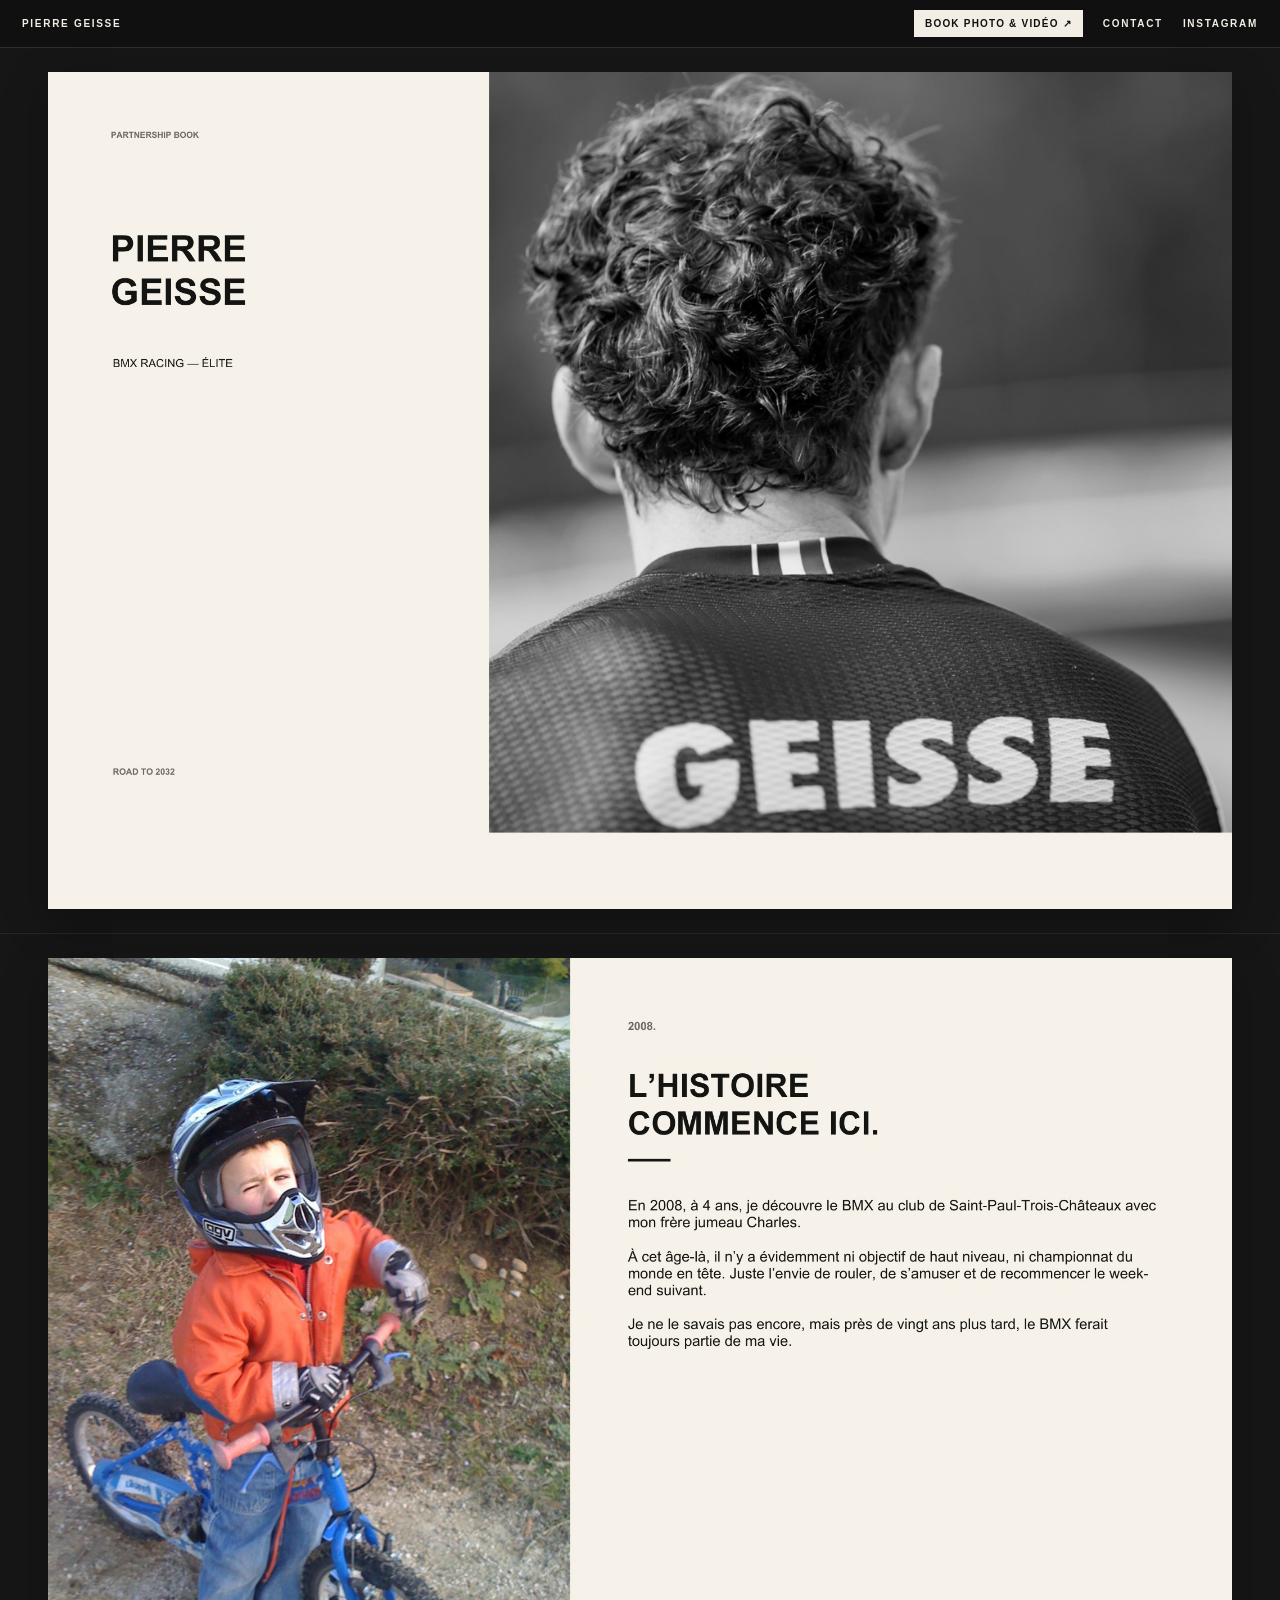
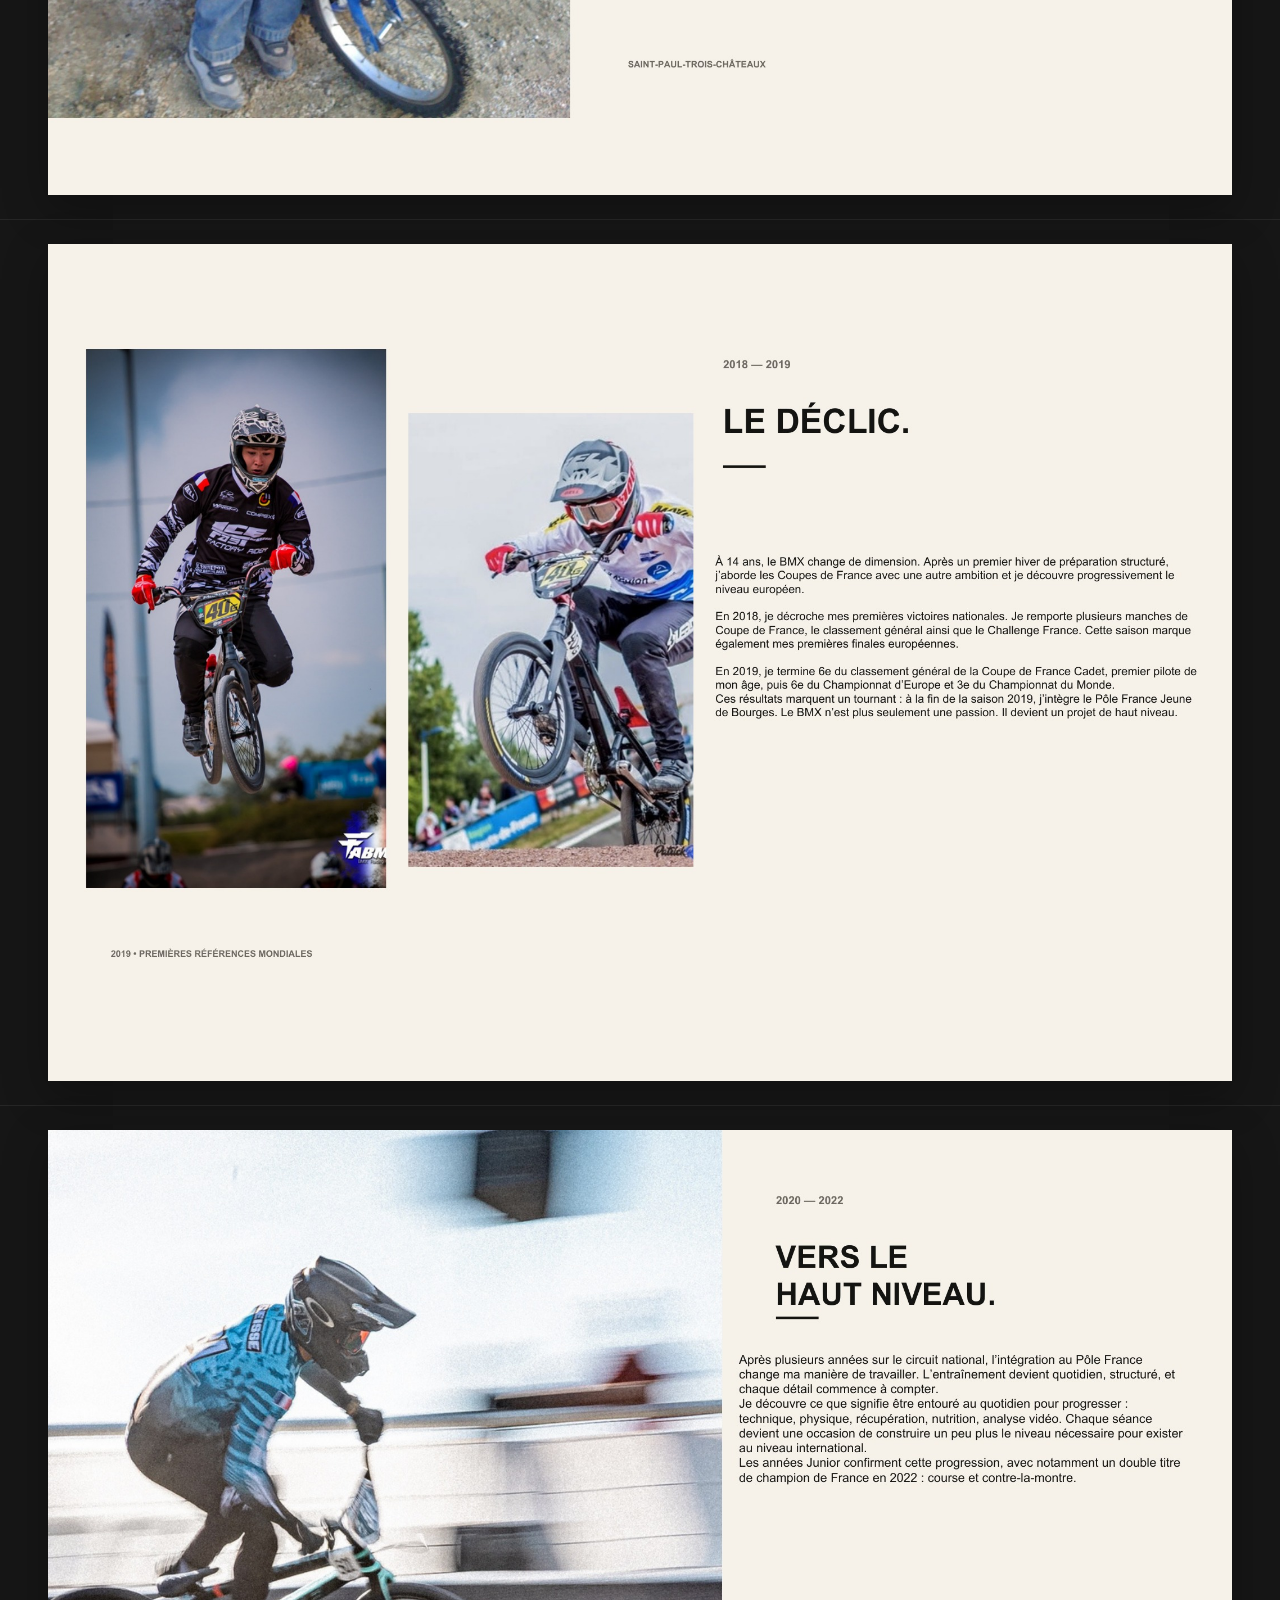
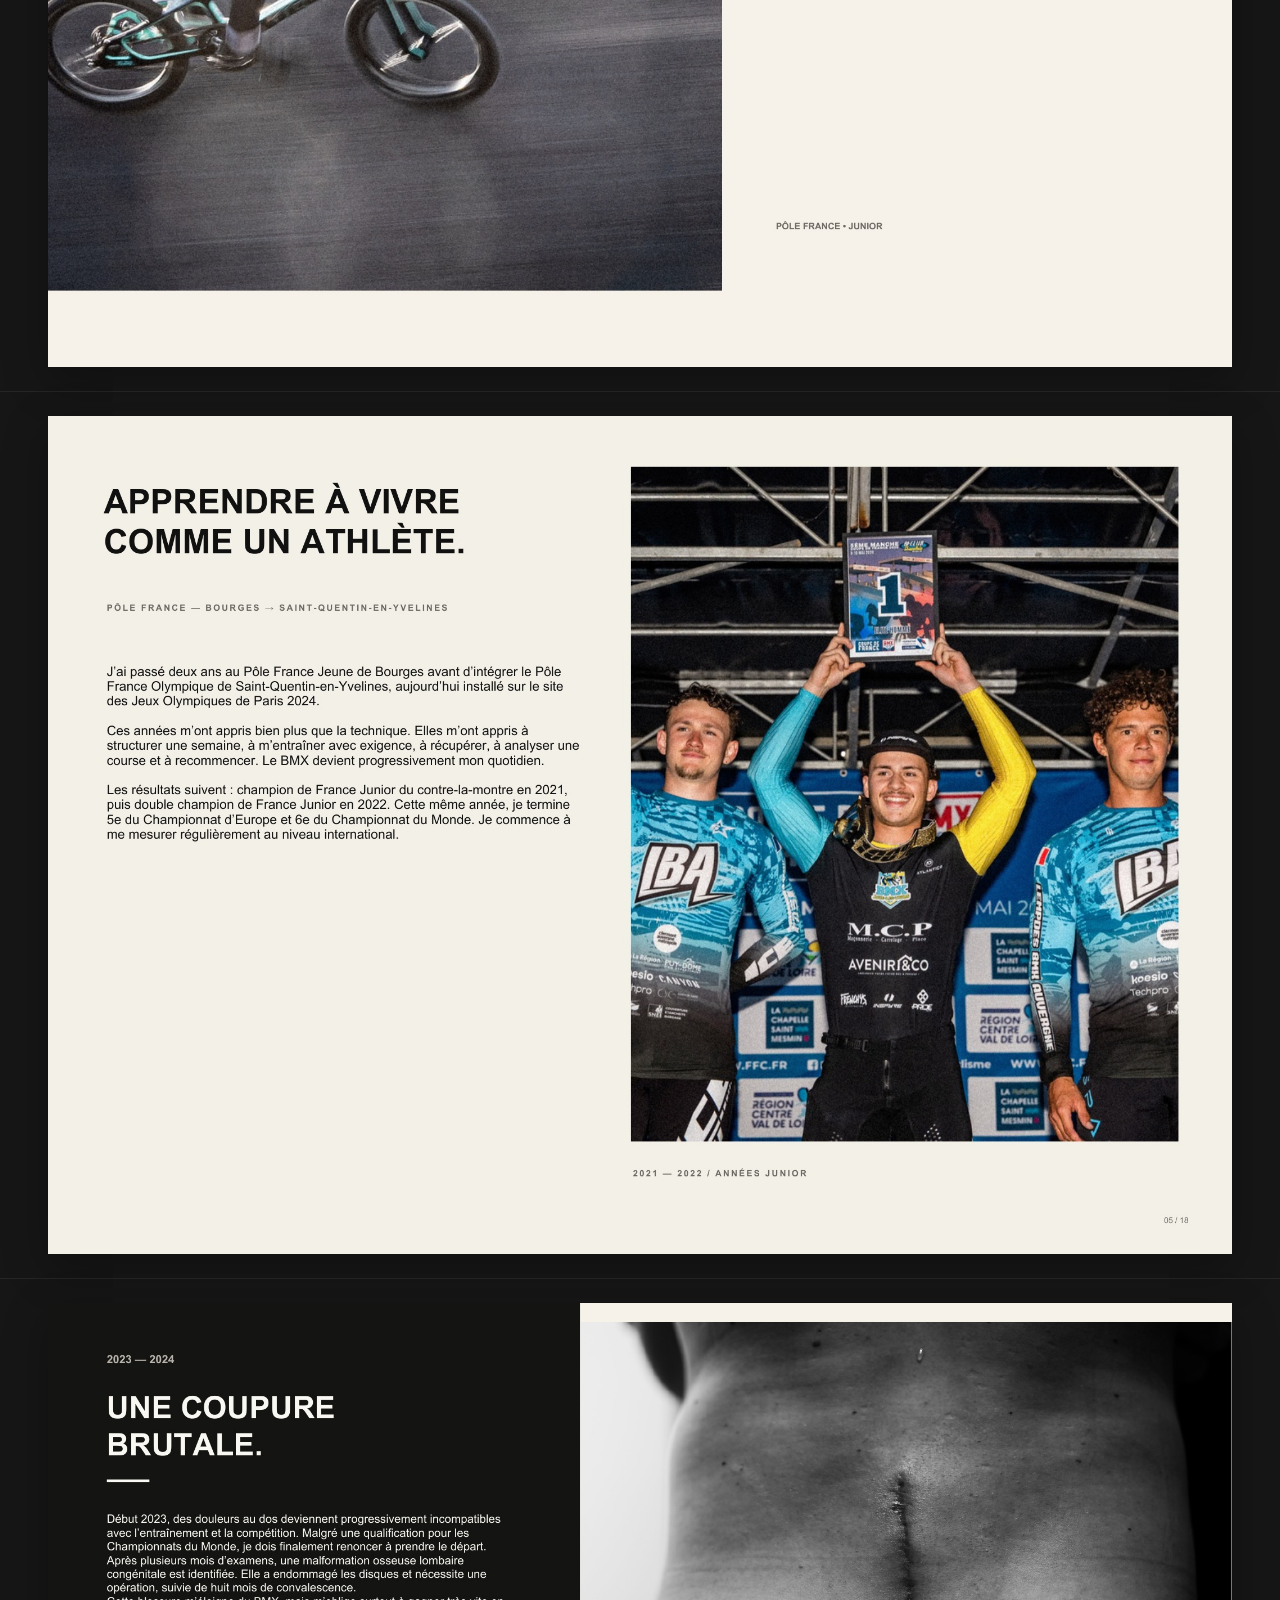
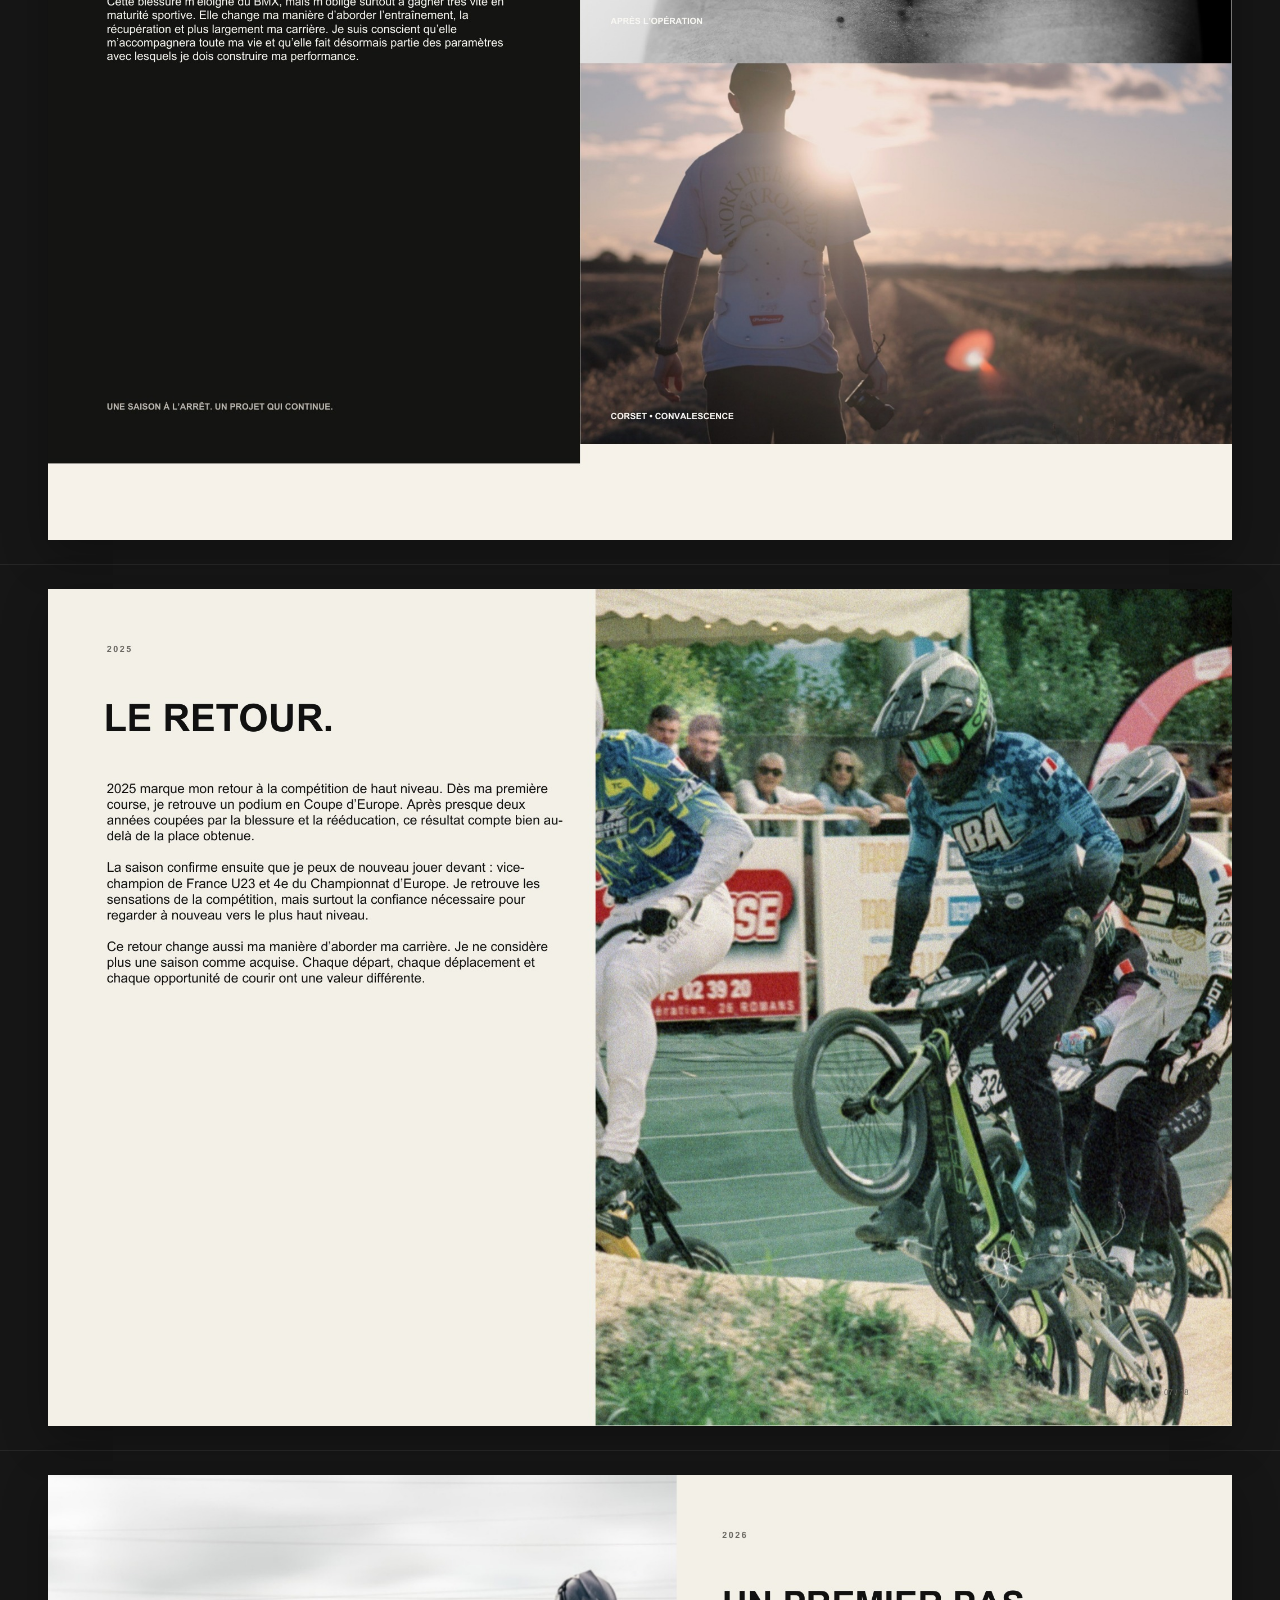
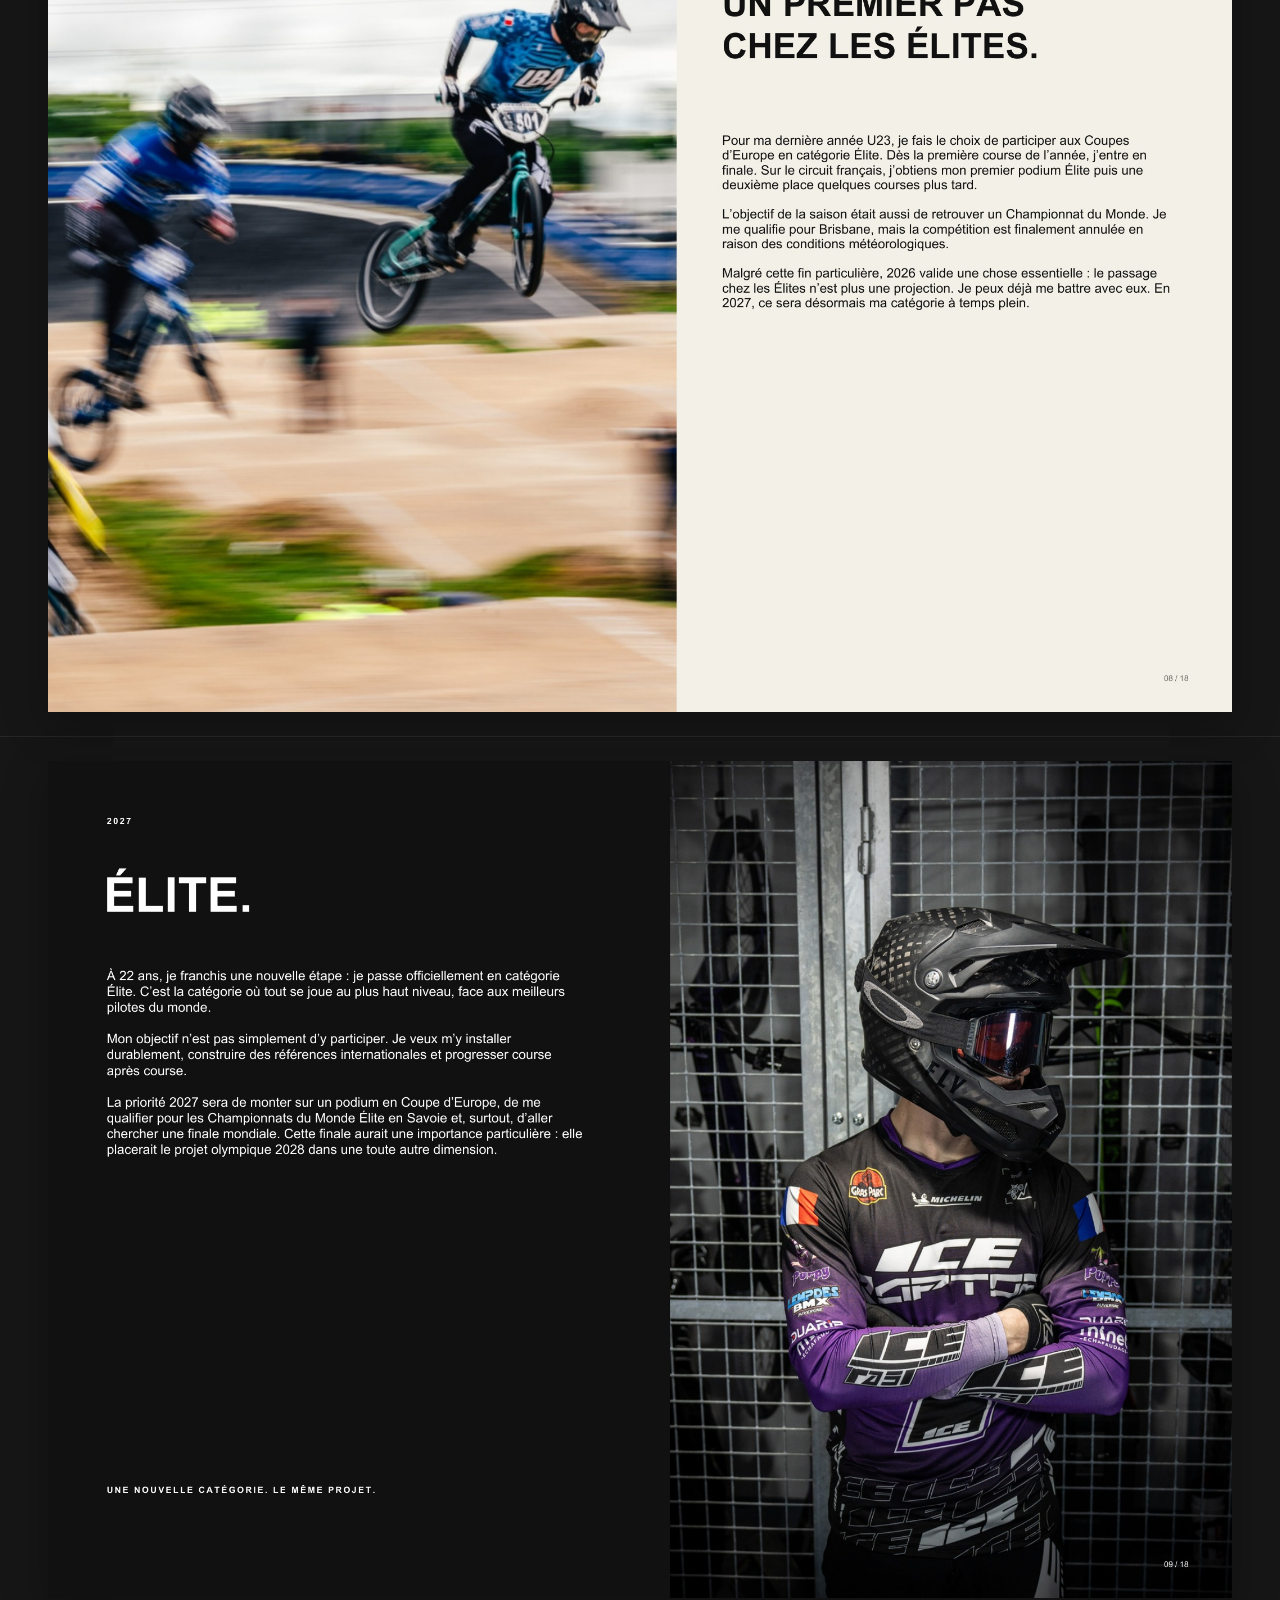
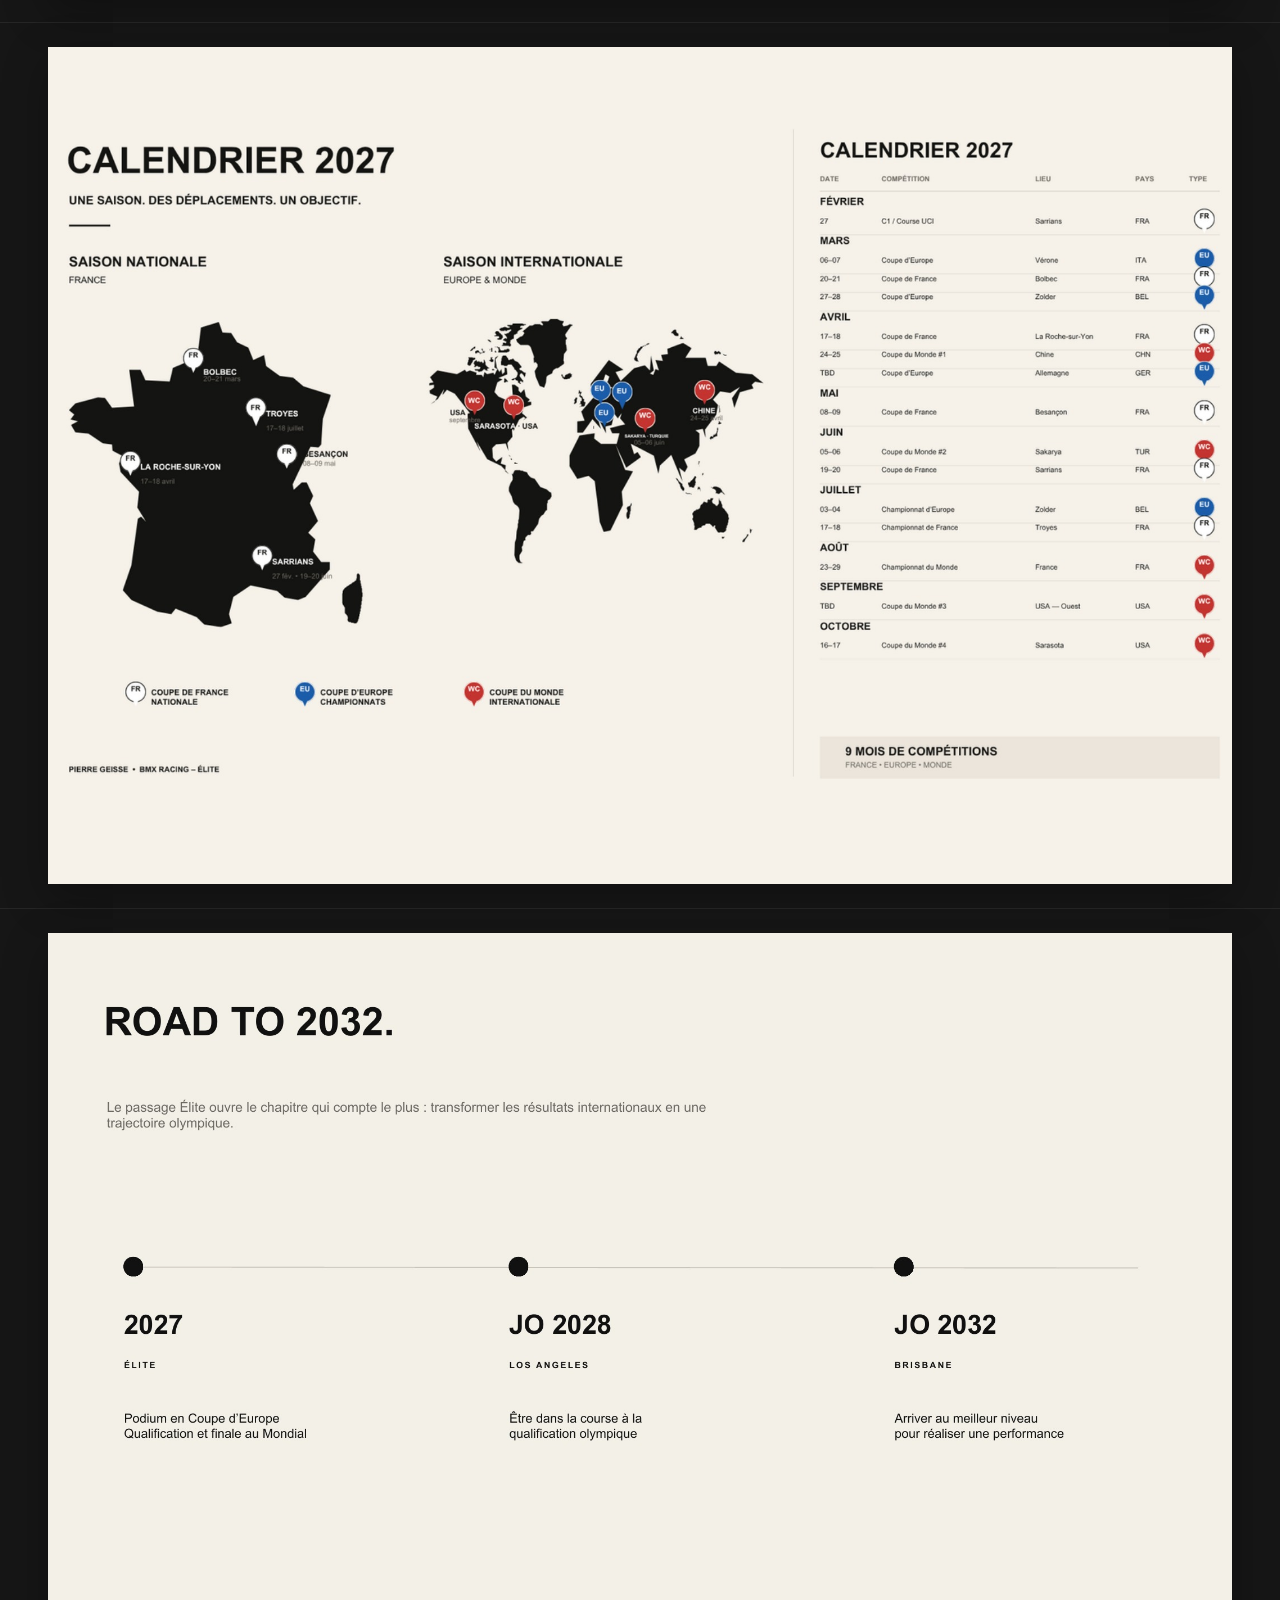
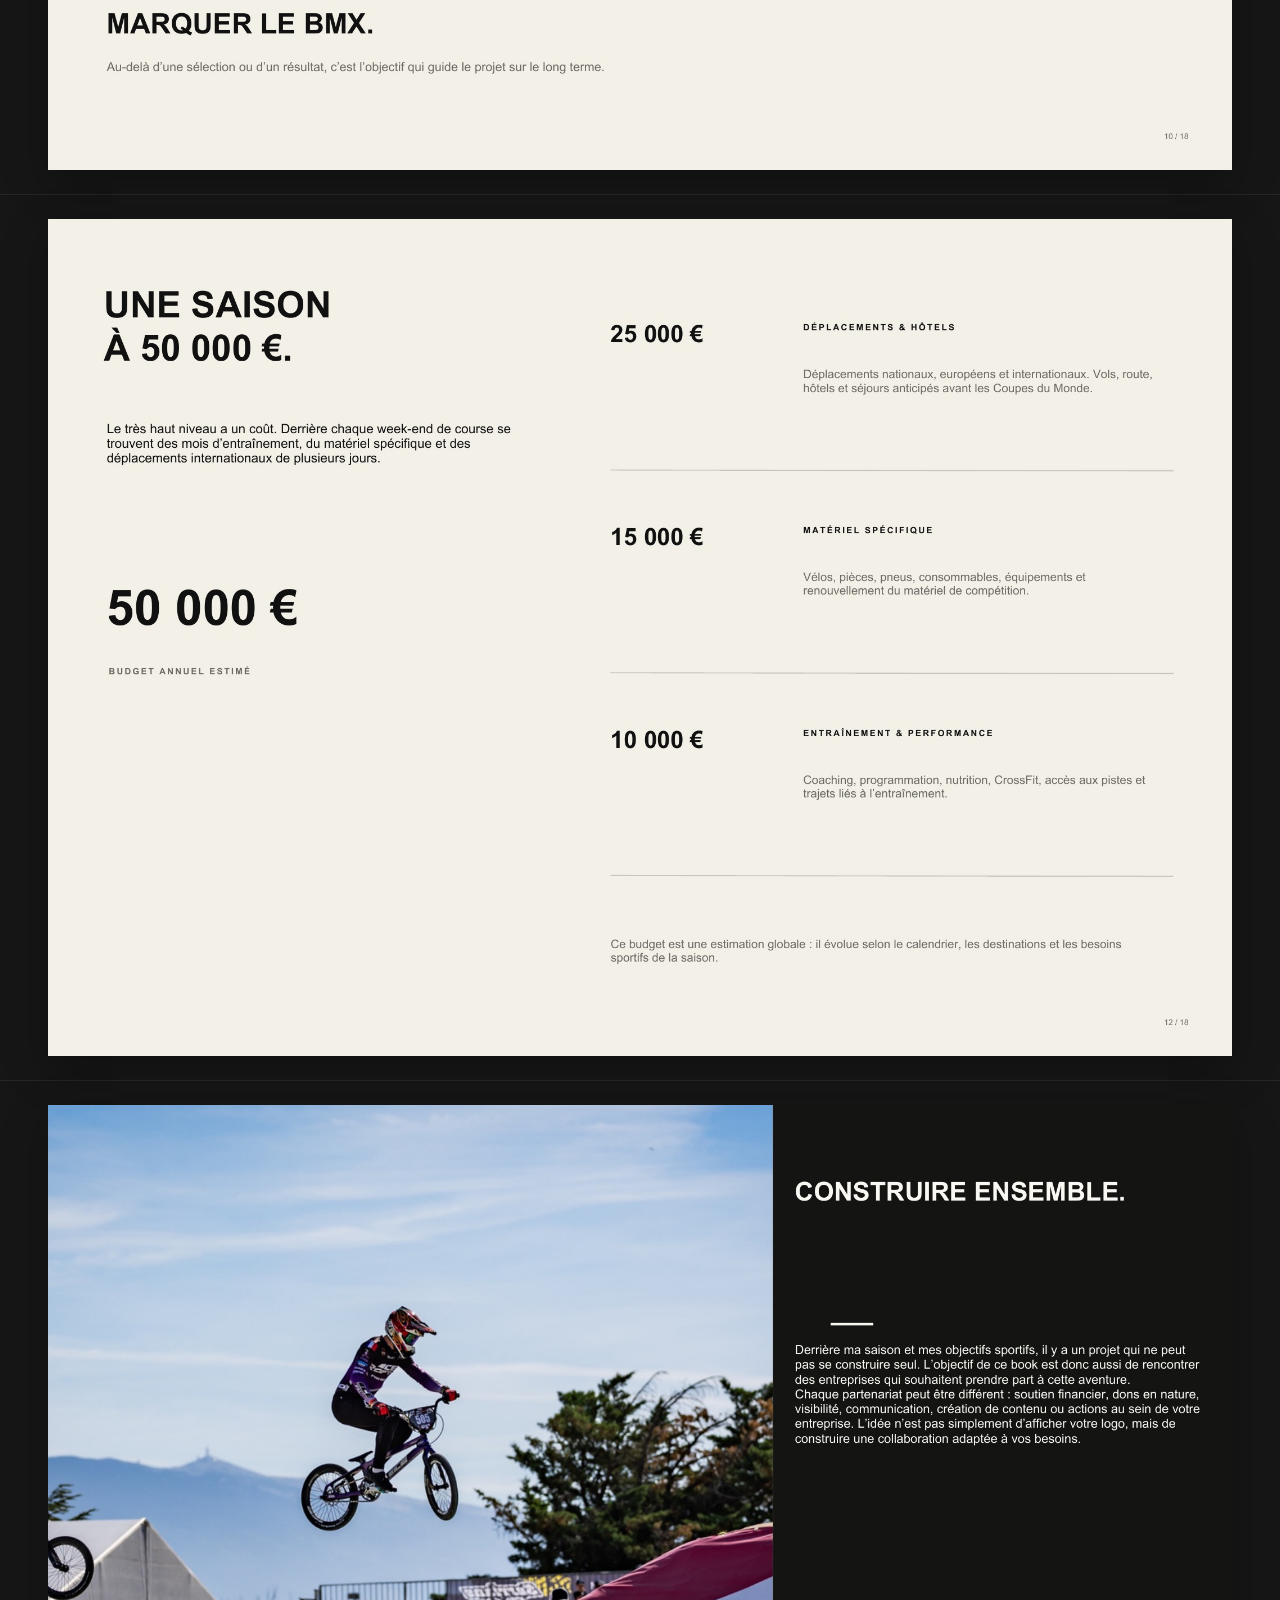
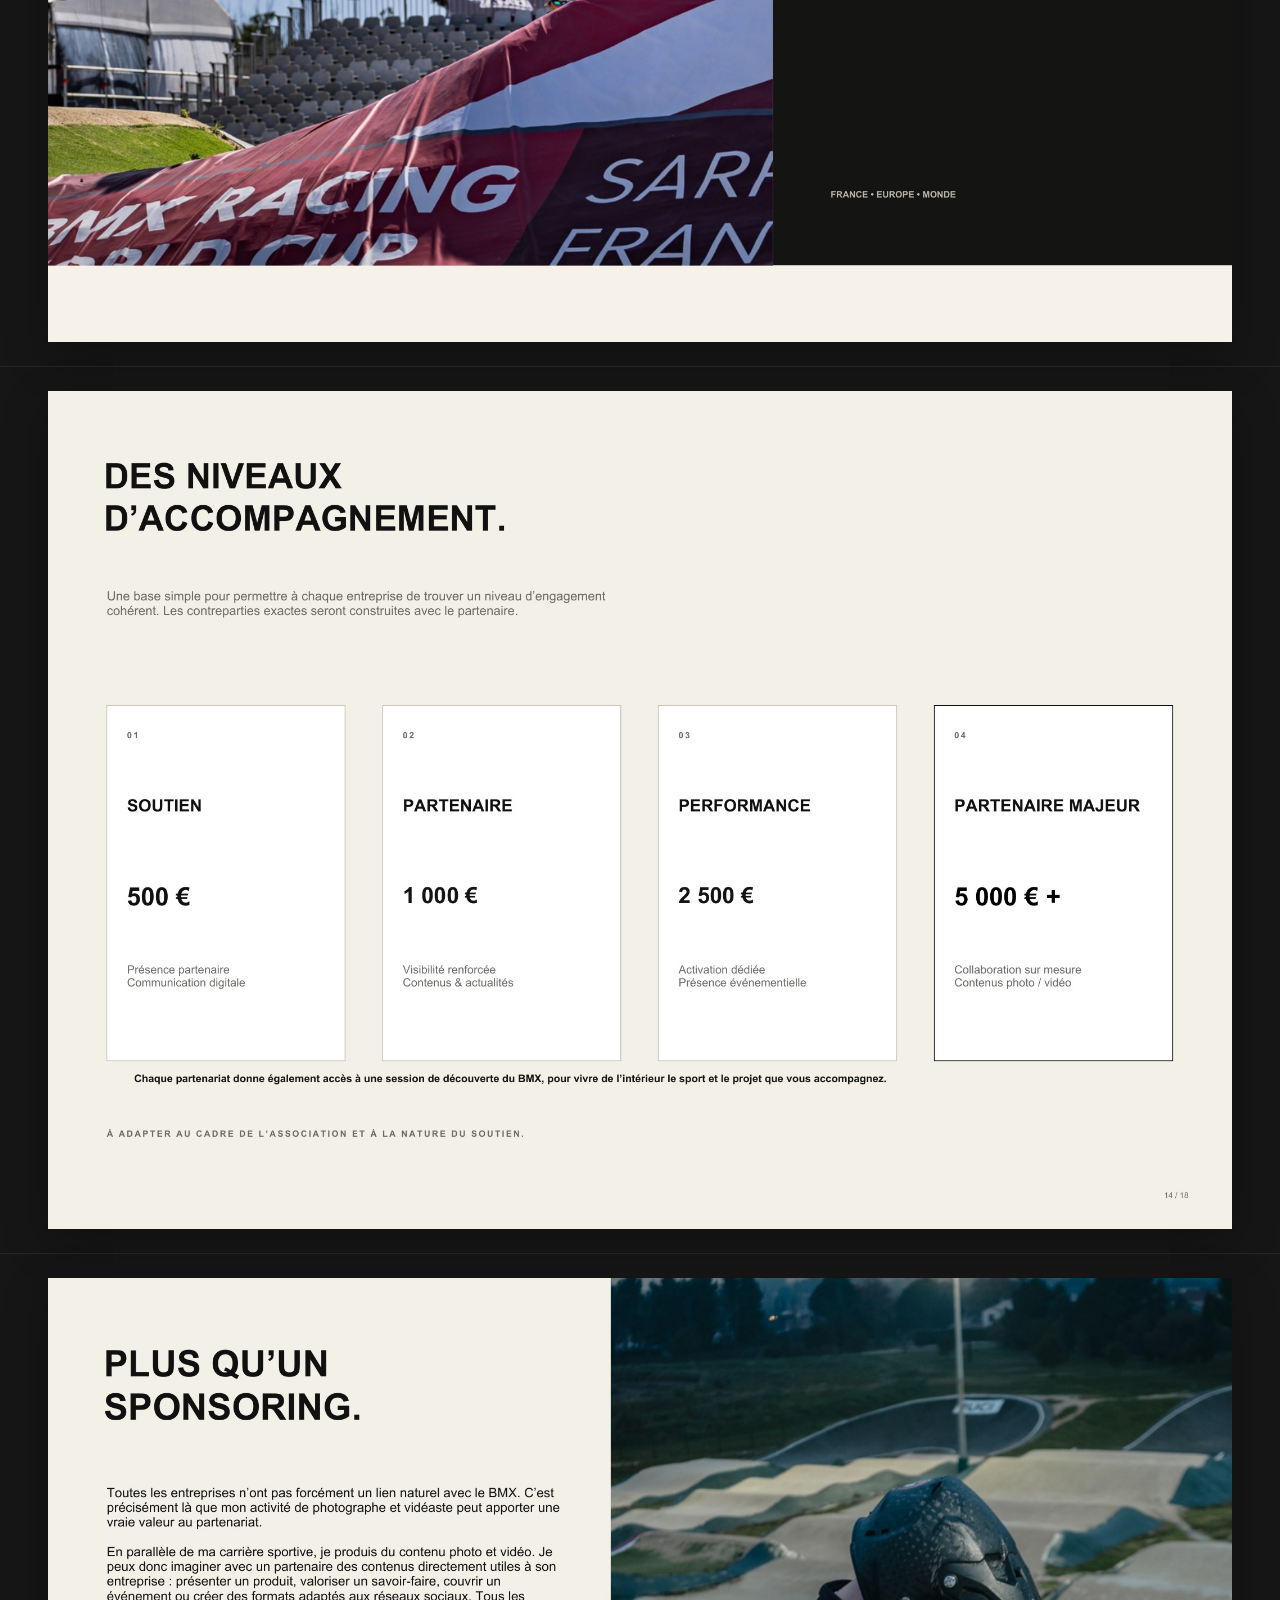
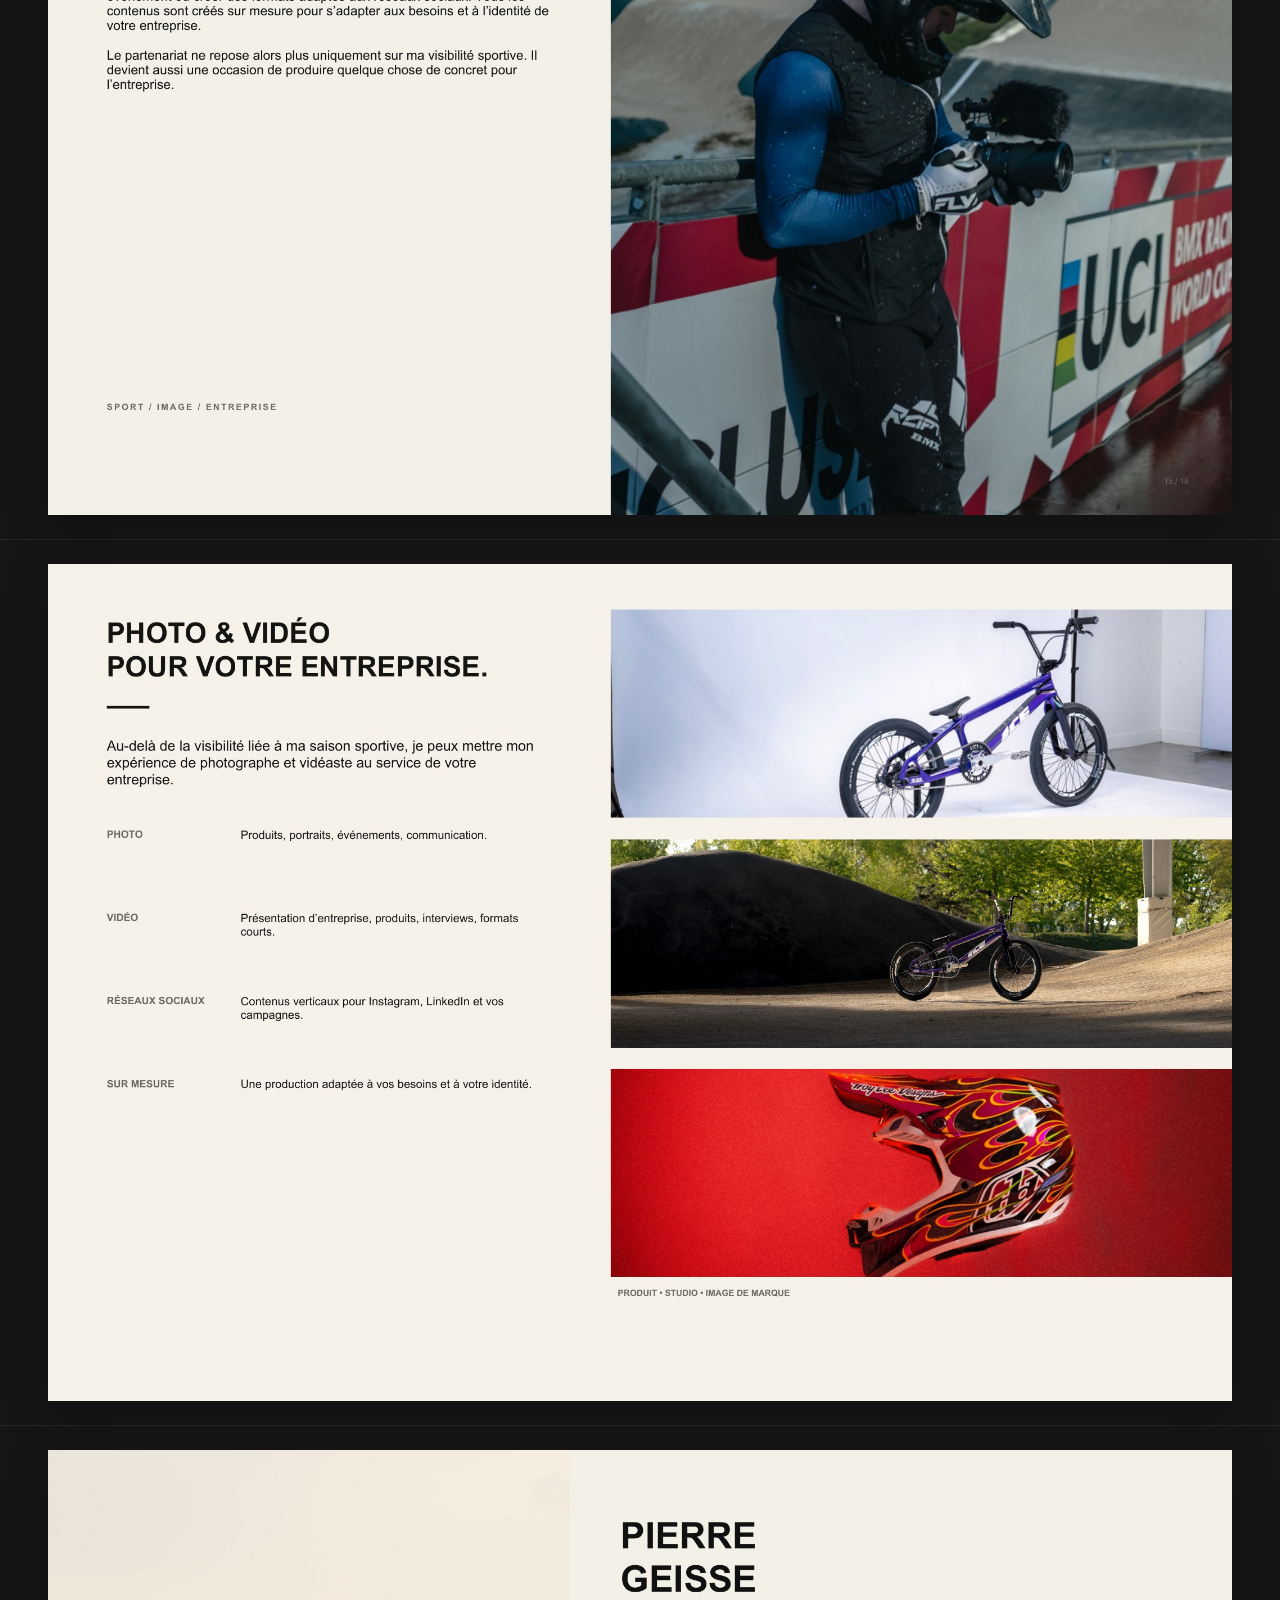
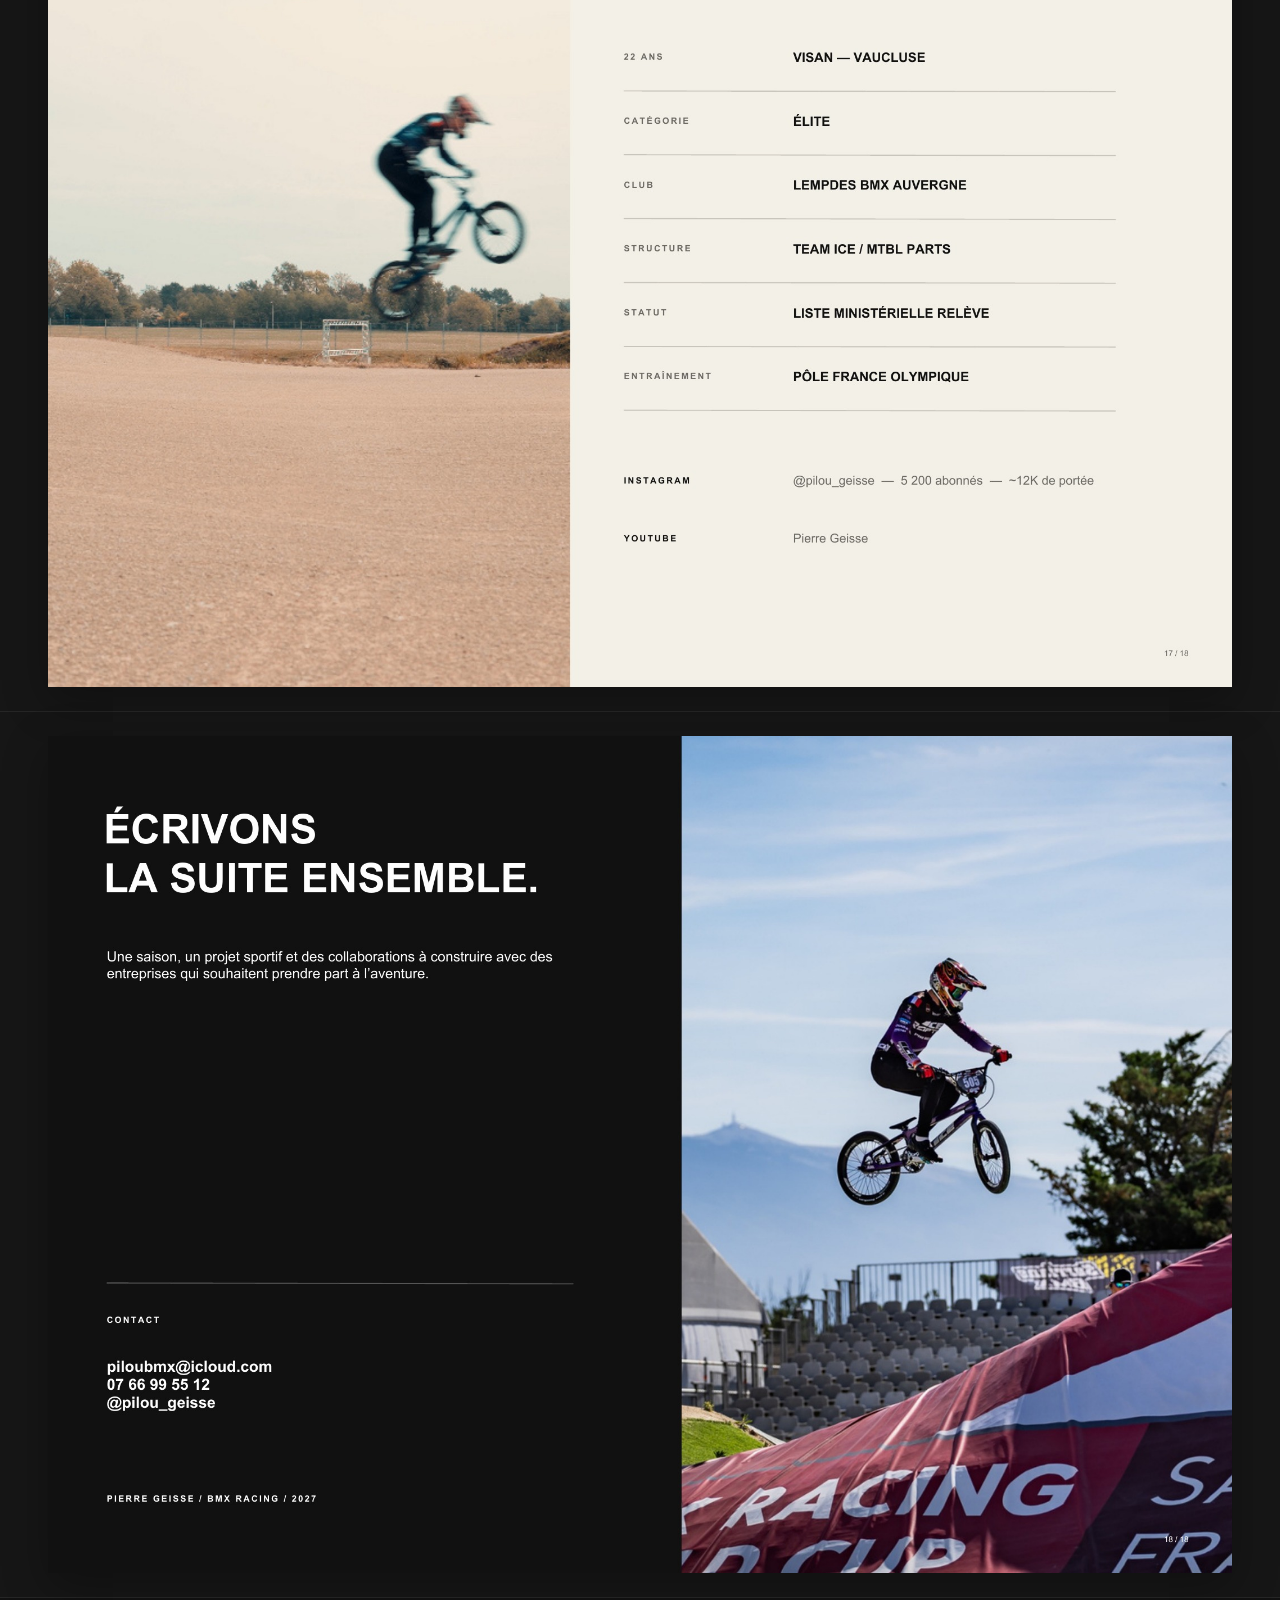
<file: index.html>
<!doctype html>
<html lang="fr">
<head>
  <meta charset="utf-8">
  <meta name="viewport" content="width=device-width, initial-scale=1, viewport-fit=cover">
  <meta name="description" content="Pierre Geisse — Partnership Book 2027 — BMX Racing Élite — Road to 2032">
  <title>Pierre Geisse — Partnership Book 2027</title>
  <link rel="stylesheet" href="styles.css">
</head>
<body>
  <header class="topbar">
    <a class="name" href="#page-1">PIERRE GEISSE</a>
    <div class="actions">
      <a class="portfolio-link" href="portfolio.html" target="_blank" rel="noopener">BOOK PHOTO &amp; VIDÉO ↗</a>
      <a href="mailto:piloubmx@icloud.com">CONTACT</a>
      <a href="https://www.instagram.com/pilou_geisse/" target="_blank" rel="noopener">INSTAGRAM</a>
    </div>
  </header>
  <main class="book">
    <section class="page" id="page-1"><img src="pages/01.jpg" alt="Partnership Book Pierre Geisse — page 1" loading="eager"></section>
    <section class="page" id="page-2"><img src="pages/02.jpg" alt="Partnership Book Pierre Geisse — page 2" loading="eager"></section>
    <section class="page" id="page-3"><img src="pages/03.jpg" alt="Partnership Book Pierre Geisse — page 3" loading="lazy"></section>
    <section class="page" id="page-4"><img src="pages/04.jpg" alt="Partnership Book Pierre Geisse — page 4" loading="lazy"></section>
    <section class="page" id="page-5"><img src="pages/05.jpg" alt="Partnership Book Pierre Geisse — page 5" loading="lazy"></section>
    <section class="page" id="page-6"><img src="pages/06.jpg" alt="Partnership Book Pierre Geisse — page 6" loading="lazy"></section>
    <section class="page" id="page-7"><img src="pages/07.jpg" alt="Partnership Book Pierre Geisse — page 7" loading="lazy"></section>
    <section class="page" id="page-8"><img src="pages/08.jpg" alt="Partnership Book Pierre Geisse — page 8" loading="lazy"></section>
    <section class="page" id="page-9"><img src="pages/09.jpg" alt="Partnership Book Pierre Geisse — page 9" loading="lazy"></section>
    <section class="page" id="page-10"><img src="pages/10.jpg" alt="Partnership Book Pierre Geisse — page 10" loading="lazy"></section>
    <section class="page" id="page-11"><img src="pages/11.jpg" alt="Partnership Book Pierre Geisse — page 11" loading="lazy"></section>
    <section class="page" id="page-12"><img src="pages/12.jpg" alt="Partnership Book Pierre Geisse — page 12" loading="lazy"></section>
    <section class="page" id="page-13"><img src="pages/13.jpg" alt="Partnership Book Pierre Geisse — page 13" loading="lazy"></section>
    <section class="page" id="page-14"><img src="pages/14.jpg" alt="Partnership Book Pierre Geisse — page 14" loading="lazy"></section>
    <section class="page" id="page-15"><img src="pages/15.jpg" alt="Partnership Book Pierre Geisse — page 15" loading="lazy"></section>
    <section class="page" id="page-16"><img src="pages/16.jpg" alt="Partnership Book Pierre Geisse — page 16" loading="lazy"></section>
    <section class="page" id="page-17"><img src="pages/17.jpg" alt="Partnership Book Pierre Geisse — page 17" loading="lazy"></section>
    <section class="page" id="page-18"><img src="pages/18.jpg" alt="Partnership Book Pierre Geisse — page 18" loading="lazy"></section>
  </main>
  <footer><span>PIERRE GEISSE / BMX RACING / 2027</span><a href="#page-1">RETOUR EN HAUT</a></footer>
</body>
</html>
</file>
<file: styles.css>
*{box-sizing:border-box}
html{scroll-behavior:smooth;background:#111}
body{margin:0;background:#111;color:#f2eee5;font-family:Arial,Helvetica,sans-serif}
.topbar{position:fixed;z-index:20;top:0;left:0;right:0;height:48px;display:flex;align-items:center;justify-content:space-between;padding:0 22px;background:rgba(17,17,17,.86);backdrop-filter:blur(12px);-webkit-backdrop-filter:blur(12px);border-bottom:1px solid rgba(255,255,255,.12)}
.topbar a{color:#f2eee5;text-decoration:none;font-size:10px;font-weight:700;letter-spacing:.17em}
.actions{display:flex;gap:20px;align-items:center}.actions .portfolio-link{color:#111;background:#f2eee5;padding:8px 11px;letter-spacing:.12em}
.book{padding-top:48px}
.page{width:100%;margin:0 auto;background:#f2eee5;display:flex;justify-content:center;align-items:center;border-bottom:1px solid #262626;scroll-margin-top:48px}
.page img{width:100%;height:auto;display:block;max-width:1920px}
footer{display:flex;justify-content:space-between;gap:20px;padding:26px 22px;color:#aaa;font-size:9px;letter-spacing:.16em}footer a{color:#ddd;text-decoration:none}
@media(min-width:1100px){.page{padding:24px 0;background:#161616}.page img{width:min(calc(100vw - 96px),1600px);box-shadow:0 14px 42px rgba(0,0,0,.28)}}
@media(max-width:700px){.topbar{height:50px;padding:0 12px}.book{padding-top:50px}.actions{gap:8px}.actions a:not(.portfolio-link){display:none}.actions .portfolio-link{font-size:8px;padding:7px 8px}.page{scroll-margin-top:50px}footer{padding:20px 12px}}
</file>
